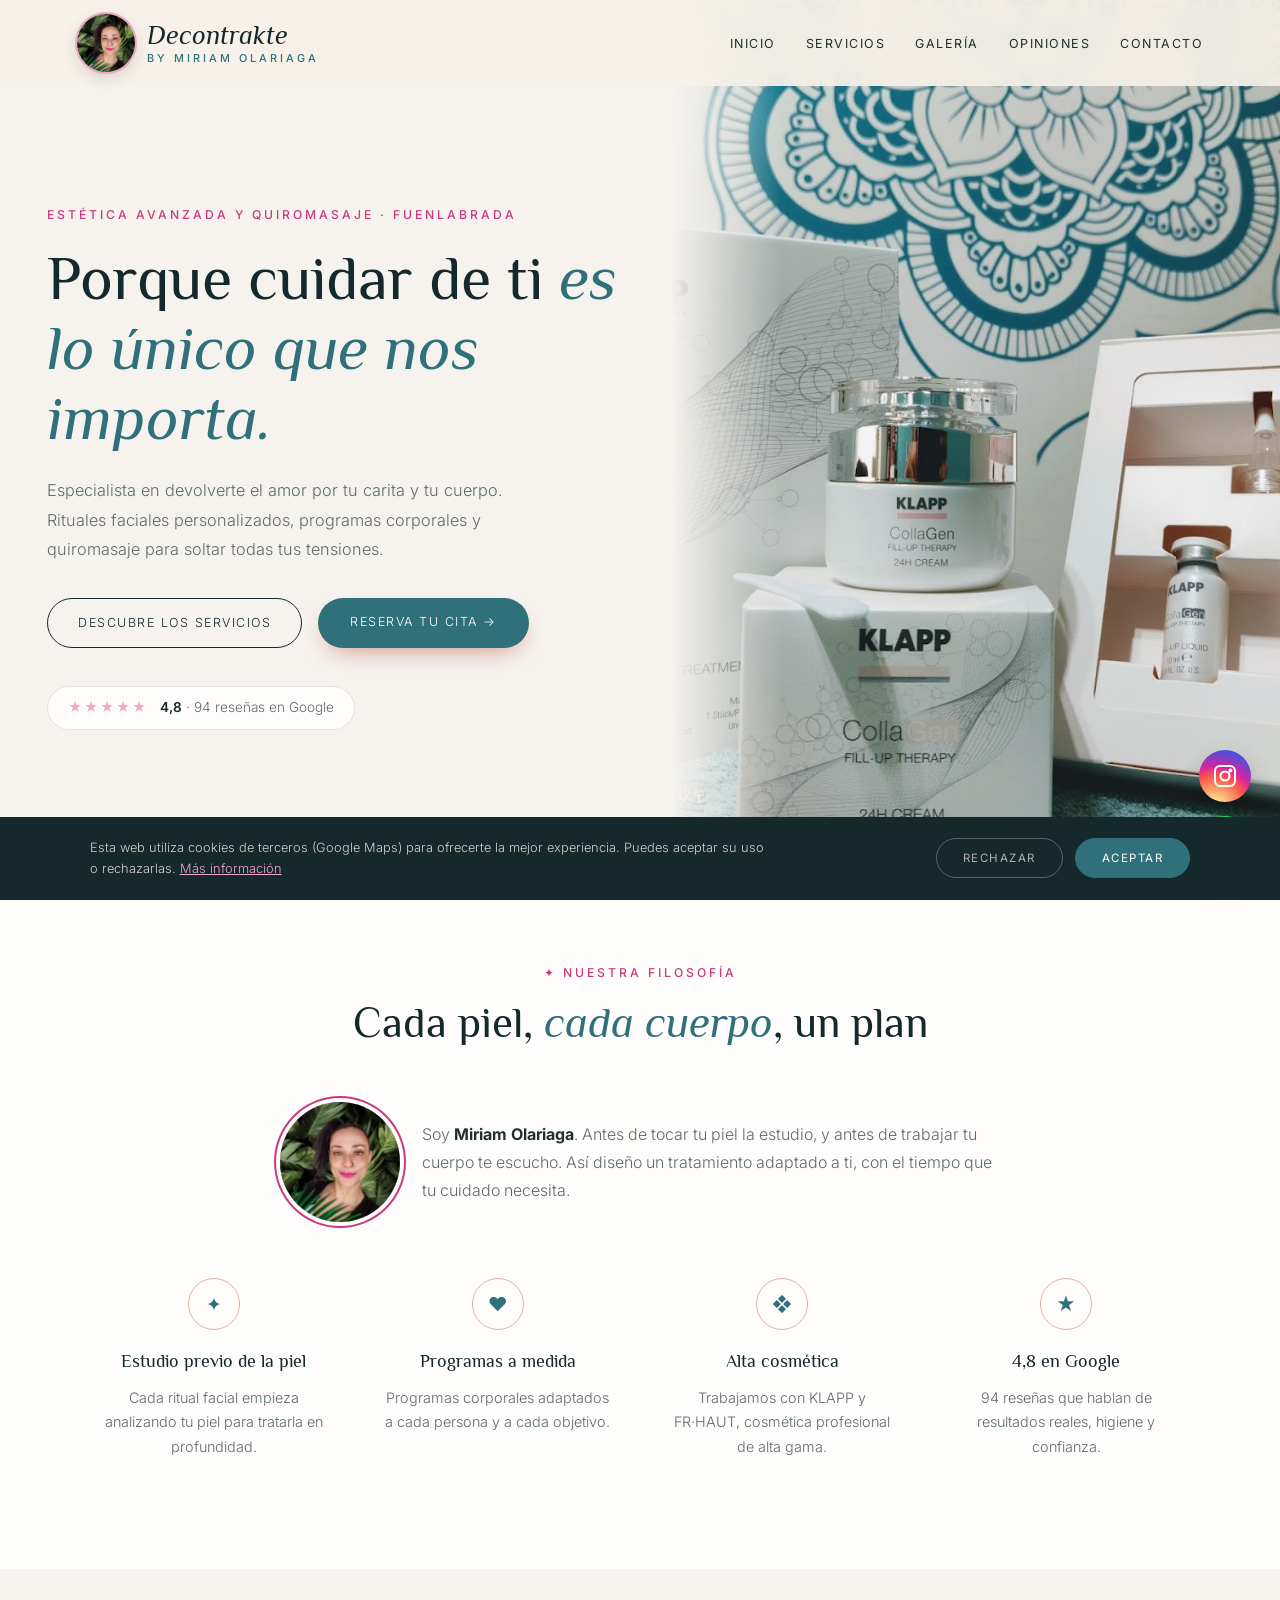
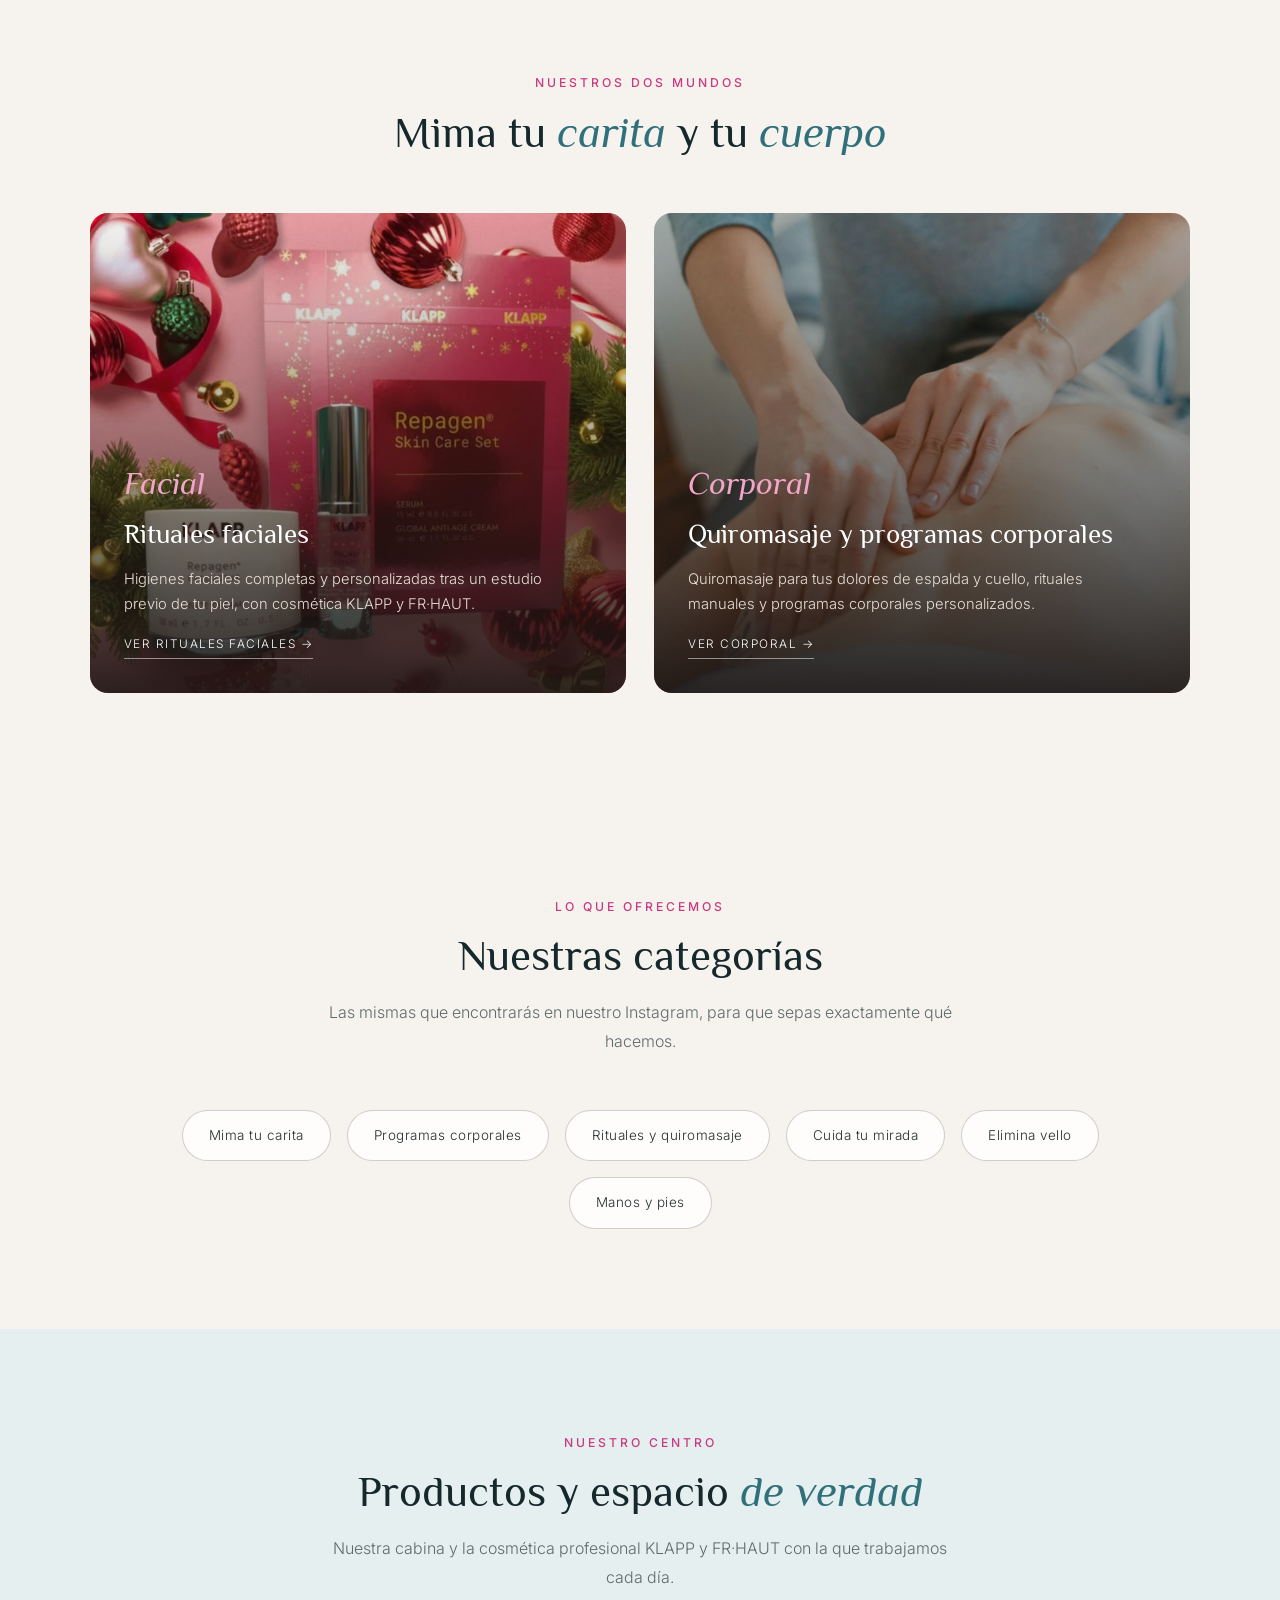
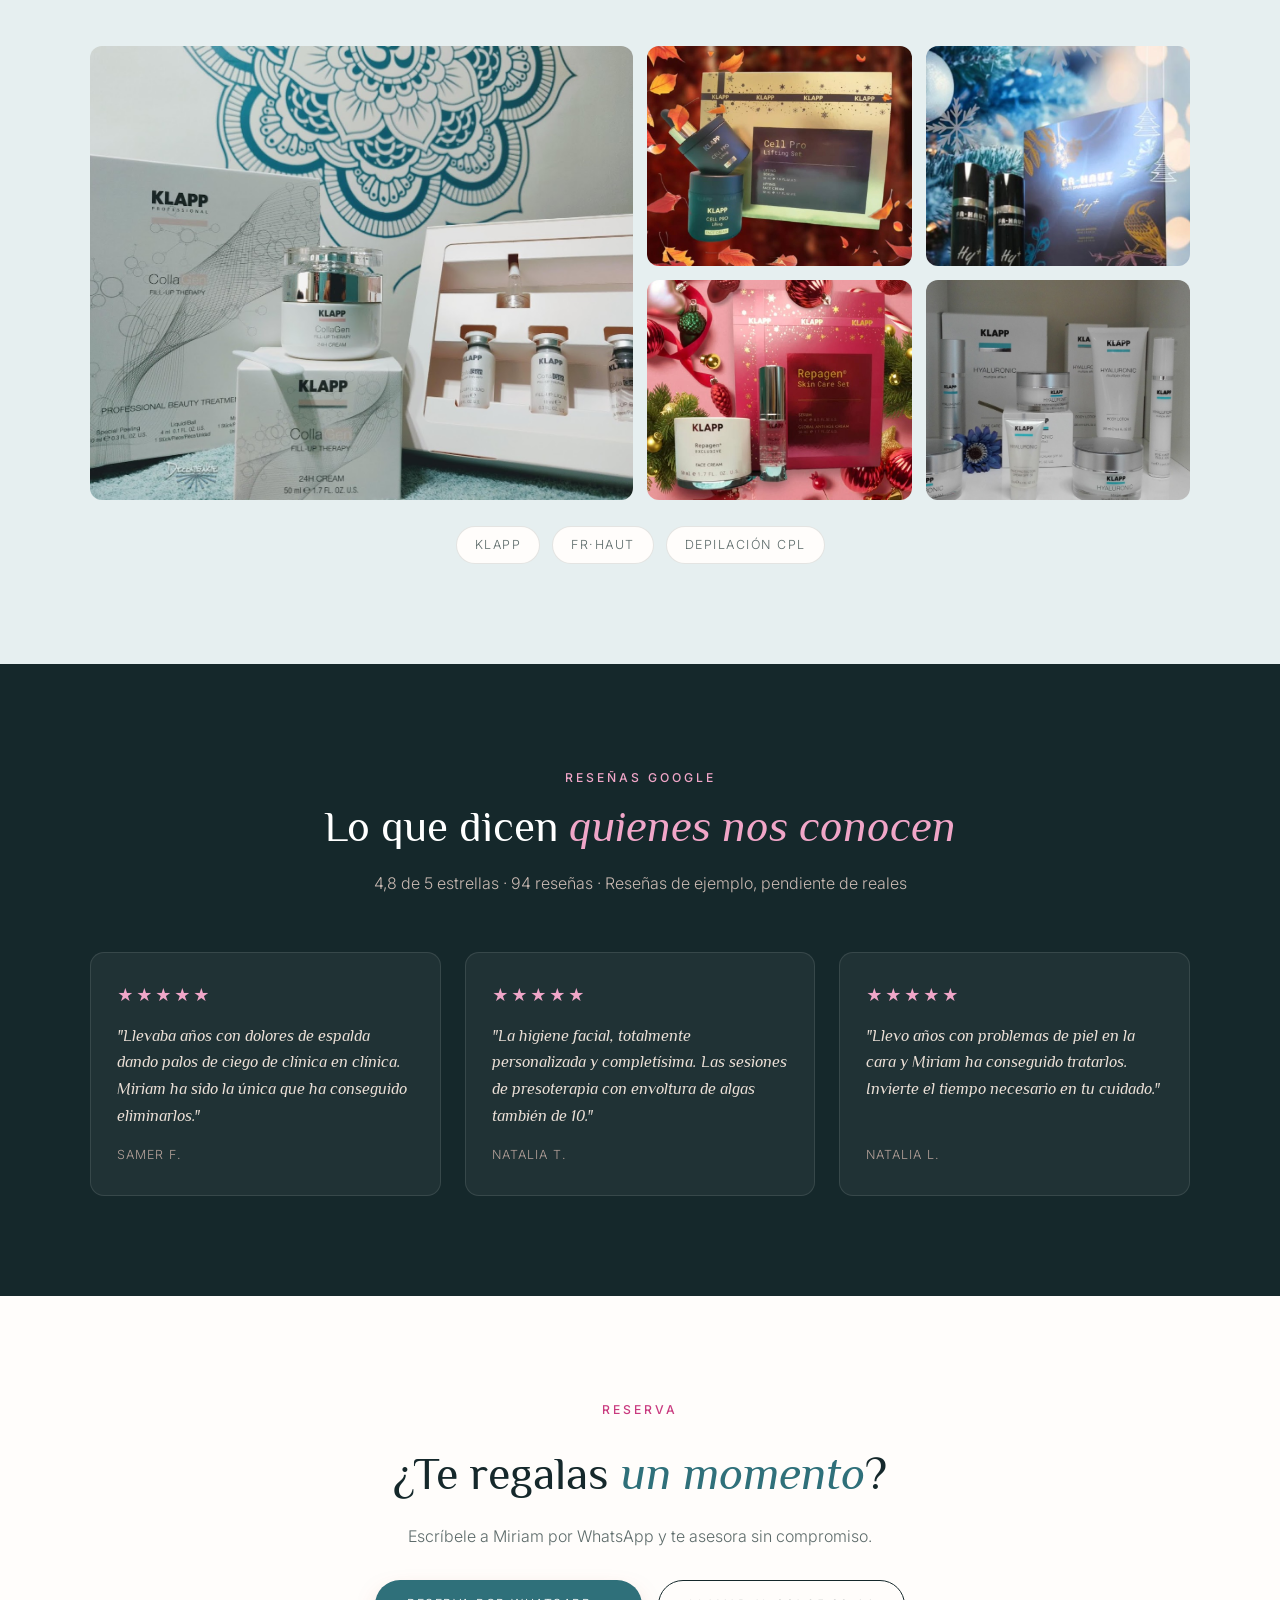
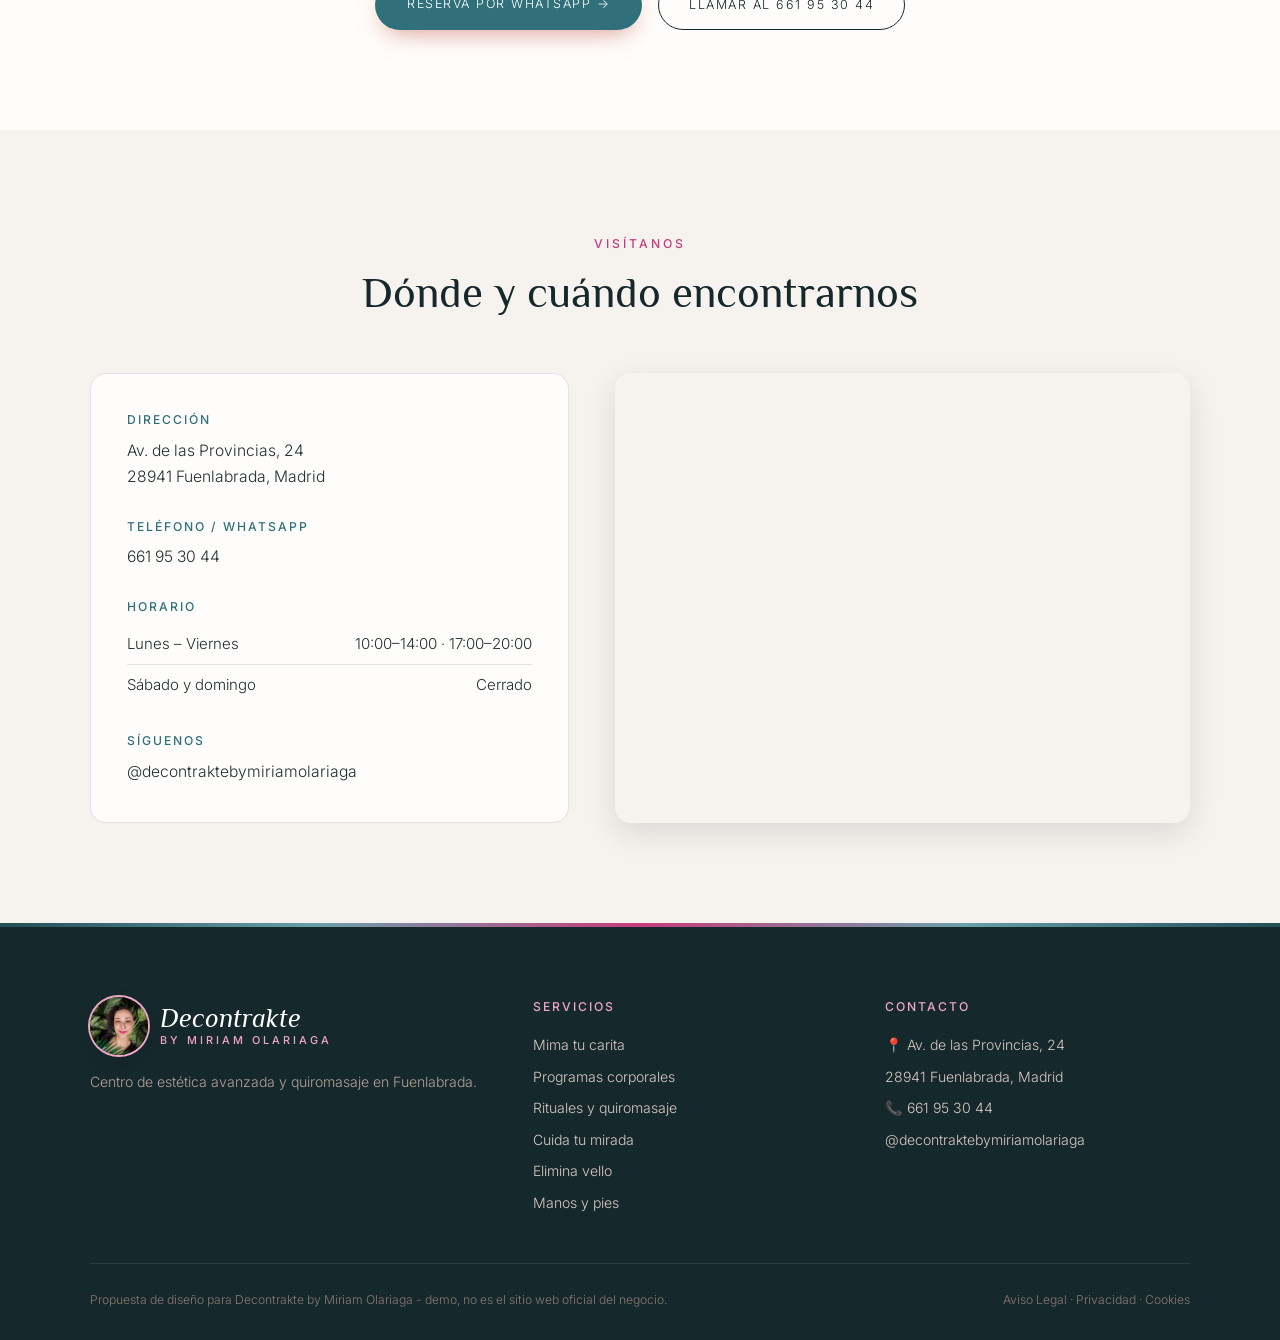
<file: index.html>
<!DOCTYPE html>
<html lang="es">
<head>
<meta charset="UTF-8">
<meta name="viewport" content="width=device-width, initial-scale=1.0">
<title>Decontrakte by Miriam Olariaga — Estética avanzada y quiromasaje en Fuenlabrada</title>
<meta name="description" content="Decontrakte by Miriam Olariaga, Av. de las Provincias 24 (Fuenlabrada). Rituales faciales personalizados, programas y rituales corporales, quiromasaje, cuidado de la mirada, eliminación de vello con CPL, manicura y pedicura. Cosmética KLAPP y FR·HAUT. 4,8★ en Google.">
<meta name="theme-color" content="#15282b">
<meta property="og:title" content="Decontrakte by Miriam Olariaga · Fuenlabrada">
<meta property="og:image" content="cabina-klapp.jpg">
<link rel="icon" href="miriam.jpg">
<link rel="preconnect" href="https://fonts.googleapis.com">
<link rel="preconnect" href="https://fonts.gstatic.com" crossorigin>
<link href="https://fonts.googleapis.com/css2?family=Philosopher:ital,wght@0,400;0,700;1,700&family=Inter:wght@300;400;500;600&display=swap" rel="stylesheet">
<link rel="stylesheet" href="styles.css">
<style>
  .miriam{display:flex;align-items:center;gap:22px;justify-content:center;margin:0 auto 46px;max-width:720px;text-align:left;}
  .miriam img{width:120px;height:120px;border-radius:50%;object-fit:cover;box-shadow:0 0 0 4px var(--paper),0 0 0 6px var(--teal);flex-shrink:0;}
  .miriam p{color:var(--muted);line-height:1.75;}
  .miriam strong{color:var(--ink);}
  .brands{display:flex;flex-wrap:wrap;gap:12px;justify-content:center;margin-top:26px;}
  .brands span{border:1px solid var(--line);border-radius:30px;padding:8px 18px;font-size:.78rem;letter-spacing:1.5px;text-transform:uppercase;color:var(--muted);background:var(--paper);}
  @media(max-width:600px){.miriam{flex-direction:column;text-align:center;}}
</style>
</head>
<body>

<header id="header">
  <a href="index.html" class="logo" aria-label="Decontrakte by Miriam Olariaga, inicio">
    <img src="miriam.jpg" alt="" class="logo-badge">
    <span class="logo-text"><span class="script">Decontrakte</span><small>by Miriam Olariaga</small></span>
  </a>
  <nav id="nav" aria-label="Navegación principal">
    <ul>
      <li><a href="index.html#inicio">Inicio</a></li>
      <li><a href="servicios.html">Servicios</a></li>
      <li><a href="index.html#galeria">Galería</a></li>
      <li><a href="index.html#opiniones">Opiniones</a></li>
      <li><a href="index.html#contacto">Contacto</a></li>
    </ul>
  </nav>
  <button class="nav-toggle" id="navToggle" aria-label="Abrir menú">☰</button>
</header>

<section class="hero" id="inicio">
  <div class="hero-text">
    <span class="eyebrow">Estética avanzada y quiromasaje · Fuenlabrada</span>
    <h1>Porque cuidar de ti <em>es lo único que nos importa.</em></h1>
    <p>Especialista en devolverte el amor por tu carita y tu cuerpo. Rituales faciales personalizados, programas corporales y quiromasaje para soltar todas tus tensiones.</p>
    <div class="hero-ctas">
      <a href="servicios.html" class="btn-outline">Descubre los servicios</a>
      <a href="https://wa.me/34661953044?text=Hola%20Miriam%2C%20quiero%20pedir%20cita%20en%20Decontrakte" class="btn-solid" target="_blank" rel="noopener">Reserva tu cita →</a>
    </div>
    <a class="hero-rating" href="https://www.google.com/maps/search/?api=1&query=Decontrakte+by+Miriam+Olariaga+Fuenlabrada" target="_blank" rel="noopener">
      <span class="stars">★★★★★</span><span><strong>4,8</strong> · 94 reseñas en Google</span>
    </a>
  </div>
  <div class="hero-img">
    <img src="cabina-klapp.jpg" alt="Cabina de Decontrakte con su mandala y cosmética KLAPP">
  </div>
</section>

<section class="trust">
  <div class="section-head">
    <span class="eyebrow">✦ Nuestra filosofía</span>
    <h2>Cada piel, <em>cada cuerpo</em>, un plan</h2>
  </div>
  <div class="miriam">
    <img src="miriam.jpg" alt="Miriam Olariaga">
    <p>Soy <strong>Miriam Olariaga</strong>. Antes de tocar tu piel la estudio, y antes de trabajar tu cuerpo te escucho. Así diseño un tratamiento adaptado a ti, con el tiempo que tu cuidado necesita.</p>
  </div>
  <div class="trust-grid">
    <div class="trust-card"><span class="trust-ic">✦</span><h3>Estudio previo de la piel</h3><p>Cada ritual facial empieza analizando tu piel para tratarla en profundidad.</p></div>
    <div class="trust-card"><span class="trust-ic">♥</span><h3>Programas a medida</h3><p>Programas corporales adaptados a cada persona y a cada objetivo.</p></div>
    <div class="trust-card"><span class="trust-ic">❖</span><h3>Alta cosmética</h3><p>Trabajamos con KLAPP y FR·HAUT, cosmética profesional de alta gama.</p></div>
    <div class="trust-card"><span class="trust-ic">★</span><h3>4,8 en Google</h3><p>94 reseñas que hablan de resultados reales, higiene y confianza.</p></div>
  </div>
</section>

<section class="worlds">
  <div class="section-head">
    <span class="eyebrow">Nuestros dos mundos</span>
    <h2>Mima tu <em>carita</em> y tu <em>cuerpo</em></h2>
  </div>
  <div class="worlds-grid">
    <a href="servicios.html#facial" class="world-card">
      <img src="klapp-repagen.jpg" alt="Cosmética KLAPP Repagen">
      <div class="world-text">
        <span class="script">Facial</span>
        <h3>Rituales faciales</h3>
        <p>Higienes faciales completas y personalizadas tras un estudio previo de tu piel, con cosmética KLAPP y FR·HAUT.</p>
        <span class="world-link">Ver rituales faciales →</span>
      </div>
    </a>
    <a href="servicios.html#corporal" class="world-card">
      <img src="quiromasaje.jpg" alt="Quiromasaje de espalda">
      <div class="world-text">
        <span class="script">Corporal</span>
        <h3>Quiromasaje y programas corporales</h3>
        <p>Quiromasaje para tus dolores de espalda y cuello, rituales manuales y programas corporales personalizados.</p>
        <span class="world-link">Ver corporal →</span>
      </div>
    </a>
  </div>
</section>

<section>
  <div class="section-head">
    <span class="eyebrow">Lo que ofrecemos</span>
    <h2>Nuestras categorías</h2>
    <p>Las mismas que encontrarás en nuestro Instagram, para que sepas exactamente qué hacemos.</p>
  </div>
  <div class="cat-pills">
    <a href="servicios.html#facial" class="cat-pill">Mima tu carita</a>
    <a href="servicios.html#corporal" class="cat-pill">Programas corporales</a>
    <a href="servicios.html#rituales" class="cat-pill">Rituales y quiromasaje</a>
    <a href="servicios.html#mirada" class="cat-pill">Cuida tu mirada</a>
    <a href="servicios.html#vello" class="cat-pill">Elimina vello</a>
    <a href="servicios.html#manos" class="cat-pill">Manos y pies</a>
  </div>
</section>

<section class="gallery-wrap" id="galeria">
  <div class="section-head">
    <span class="eyebrow">Nuestro centro</span>
    <h2>Productos y espacio <em>de verdad</em></h2>
    <p>Nuestra cabina y la cosmética profesional KLAPP y FR·HAUT con la que trabajamos cada día.</p>
  </div>
  <div class="gallery">
    <figure class="big"><img src="cabina-klapp.jpg" alt="Cabina de Decontrakte" loading="lazy"></figure>
    <figure><img src="klapp-cellpro.jpg" alt="KLAPP Cell Pro" loading="lazy"></figure>
    <figure><img src="frhaut.jpg" alt="FR·HAUT" loading="lazy"></figure>
    <figure><img src="klapp-repagen.jpg" alt="KLAPP Repagen" loading="lazy"></figure>
    <figure><img src="estanteria-klapp.jpg" alt="Estantería de cosmética KLAPP en el centro Decontrakte" loading="lazy"></figure>
  </div>
  <div class="brands"><span>KLAPP</span><span>FR·HAUT</span><span>Depilación CPL</span></div>
</section>

<section class="reviews-wrap" id="opiniones">
  <div class="section-head">
    <span class="eyebrow">Reseñas Google</span>
    <h2>Lo que dicen <em>quienes nos conocen</em></h2>
    <p>4,8 de 5 estrellas · 94 reseñas · Reseñas de ejemplo, pendiente de reales</p>
  </div>
  <div class="review-grid">
    <div class="review-card"><div class="stars">★★★★★</div><p>"Llevaba años con dolores de espalda dando palos de ciego de clínica en clínica. Miriam ha sido la única que ha conseguido eliminarlos."</p><cite>Samer F.</cite></div>
    <div class="review-card"><div class="stars">★★★★★</div><p>"La higiene facial, totalmente personalizada y completísima. Las sesiones de presoterapia con envoltura de algas también de 10."</p><cite>Natalia T.</cite></div>
    <div class="review-card"><div class="stars">★★★★★</div><p>"Llevo años con problemas de piel en la cara y Miriam ha conseguido tratarlos. Invierte el tiempo necesario en tu cuidado."</p><cite>Natalia L.</cite></div>
  </div>
</section>

<section class="cta-section">
  <span class="eyebrow">Reserva</span>
  <h2>¿Te regalas <em>un momento</em>?</h2>
  <p>Escríbele a Miriam por WhatsApp y te asesora sin compromiso.</p>
  <div class="cta-row">
    <a href="https://wa.me/34661953044?text=Hola%20Miriam%2C%20quiero%20pedir%20cita%20en%20Decontrakte" class="btn-solid" target="_blank" rel="noopener">Reserva por WhatsApp →</a>
    <a href="tel:+34661953044" class="btn-outline">Llamar al 661 95 30 44</a>
  </div>
</section>

<section class="contact-section" id="contacto">
  <div class="section-head">
    <span class="eyebrow">Visítanos</span>
    <h2>Dónde y cuándo encontrarnos</h2>
  </div>
  <div class="contact-grid">
    <div class="contact-info">
      <div class="contact-block"><h3>Dirección</h3><p>Av. de las Provincias, 24<br>28941 Fuenlabrada, Madrid</p></div>
      <div class="contact-block"><h3>Teléfono / WhatsApp</h3><p><a href="tel:+34661953044">661 95 30 44</a></p></div>
      <div class="contact-block"><h3>Horario</h3>
        <ul class="hours-list">
          <li><span>Lunes – Viernes</span><span>10:00–14:00 · 17:00–20:00</span></li>
          <li><span>Sábado y domingo</span><span>Cerrado</span></li>
        </ul>
      </div>
      <div class="contact-block"><h3>Síguenos</h3><p><a href="https://www.instagram.com/decontraktebymiriamolariaga/" target="_blank" rel="noopener">@decontraktebymiriamolariaga</a></p></div>
    </div>
    <div class="contact-map">
      <iframe title="Mapa de Decontrakte" src="https://www.google.com/maps?q=Decontrakte+by+Miriam+Olariaga,+Av.+de+las+Provincias+24,+Fuenlabrada&output=embed" width="100%" height="100%" style="border:0;" allowfullscreen="" loading="lazy" referrerpolicy="no-referrer-when-downgrade"></iframe>
    </div>
  </div>
</section>

<footer>
  <div class="footer-grid">
    <div class="footer-brand">
      <a href="index.html" class="logo light"><img src="miriam.jpg" alt="" class="logo-badge"><span class="logo-text"><span class="script">Decontrakte</span><small>by Miriam Olariaga</small></span></a>
      <p>Centro de estética avanzada y quiromasaje en Fuenlabrada.</p>
    </div>
    <div>
      <h4>Servicios</h4>
      <ul>
        <li><a href="servicios.html#facial">Mima tu carita</a></li>
        <li><a href="servicios.html#corporal">Programas corporales</a></li>
        <li><a href="servicios.html#rituales">Rituales y quiromasaje</a></li>
        <li><a href="servicios.html#mirada">Cuida tu mirada</a></li>
        <li><a href="servicios.html#vello">Elimina vello</a></li>
        <li><a href="servicios.html#manos">Manos y pies</a></li>
      </ul>
    </div>
    <div>
      <h4>Contacto</h4>
      <ul>
        <li>📍 Av. de las Provincias, 24</li>
        <li>28941 Fuenlabrada, Madrid</li>
        <li>📞 <a href="tel:+34661953044">661 95 30 44</a></li>
        <li><a href="https://www.instagram.com/decontraktebymiriamolariaga/" target="_blank" rel="noopener">@decontraktebymiriamolariaga</a></li>
      </ul>
    </div>
  </div>
  <div class="footer-bottom">
    <span>Propuesta de diseño para Decontrakte by Miriam Olariaga - demo, no es el sitio web oficial del negocio.</span>
    <span><a href="aviso-legal.html">Aviso Legal</a> &middot; <a href="politica-privacidad.html">Privacidad</a> &middot; <a href="politica-cookies.html">Cookies</a></span>
  </div>
</footer>

<div id="cookie-banner" class="cookie-banner">
  <p>Esta web utiliza cookies de terceros (Google Maps) para ofrecerte la mejor experiencia. Puedes aceptar su uso o rechazarlas. <a href="politica-cookies.html">Más información</a></p>
  <div class="cookie-actions"><button onclick="setCookieChoice('rejected')" class="ck-reject">Rechazar</button><button onclick="setCookieChoice('accepted')" class="ck-accept">Aceptar</button></div>
</div>

<div class="social-fabs">
  <a class="ig-fab" href="https://www.instagram.com/decontraktebymiriamolariaga/" target="_blank" rel="noopener" aria-label="Visitar Instagram"><svg width="24" height="24" viewBox="0 0 24 24" fill="none" stroke="white" stroke-width="2"><rect x="2" y="2" width="20" height="20" rx="5"/><circle cx="12" cy="12" r="4.5"/><circle cx="17.5" cy="6.5" r="1" fill="white"/></svg></a>
  <a class="wa-fab" href="https://wa.me/34661953044?text=Hola%20Miriam%2C%20quiero%20pedir%20cita%20en%20Decontrakte" target="_blank" rel="noopener" aria-label="Escribir por WhatsApp"><svg width="28" height="28" viewBox="0 0 24 24" fill="white"><path d="M17.5 14.4c-.3-.1-1.8-.9-2-1s-.5-.1-.7.1-.8 1-.9 1.2-.3.2-.6.1a8.2 8.2 0 0 1-2.4-1.5 9 9 0 0 1-1.7-2.1c-.2-.3 0-.5.1-.6l.4-.5.3-.5v-.5l-.9-2.2c-.2-.6-.5-.5-.7-.5h-.6a1.1 1.1 0 0 0-.8.4 3.4 3.4 0 0 0-1 2.5 5.9 5.9 0 0 0 1.2 3.1 13.5 13.5 0 0 0 5.2 4.6c2.6 1 2.6.7 3.1.6a2.6 2.6 0 0 0 1.7-1.2 2.1 2.1 0 0 0 .2-1.2c-.1-.1-.3-.2-.6-.3ZM12 21.8a9.8 9.8 0 0 1-5-1.4l-.4-.2-3.7 1 1-3.6-.2-.4A9.8 9.8 0 1 1 12 21.8Zm8.4-18.3A11.8 11.8 0 0 0 1.8 17.7L.2 23.8l6.3-1.6a11.8 11.8 0 0 0 5.6 1.4A11.8 11.8 0 0 0 20.4 3.5Z"/></svg></a>
</div>

<script src="main.js"></script>
</body>
</html>
</file>
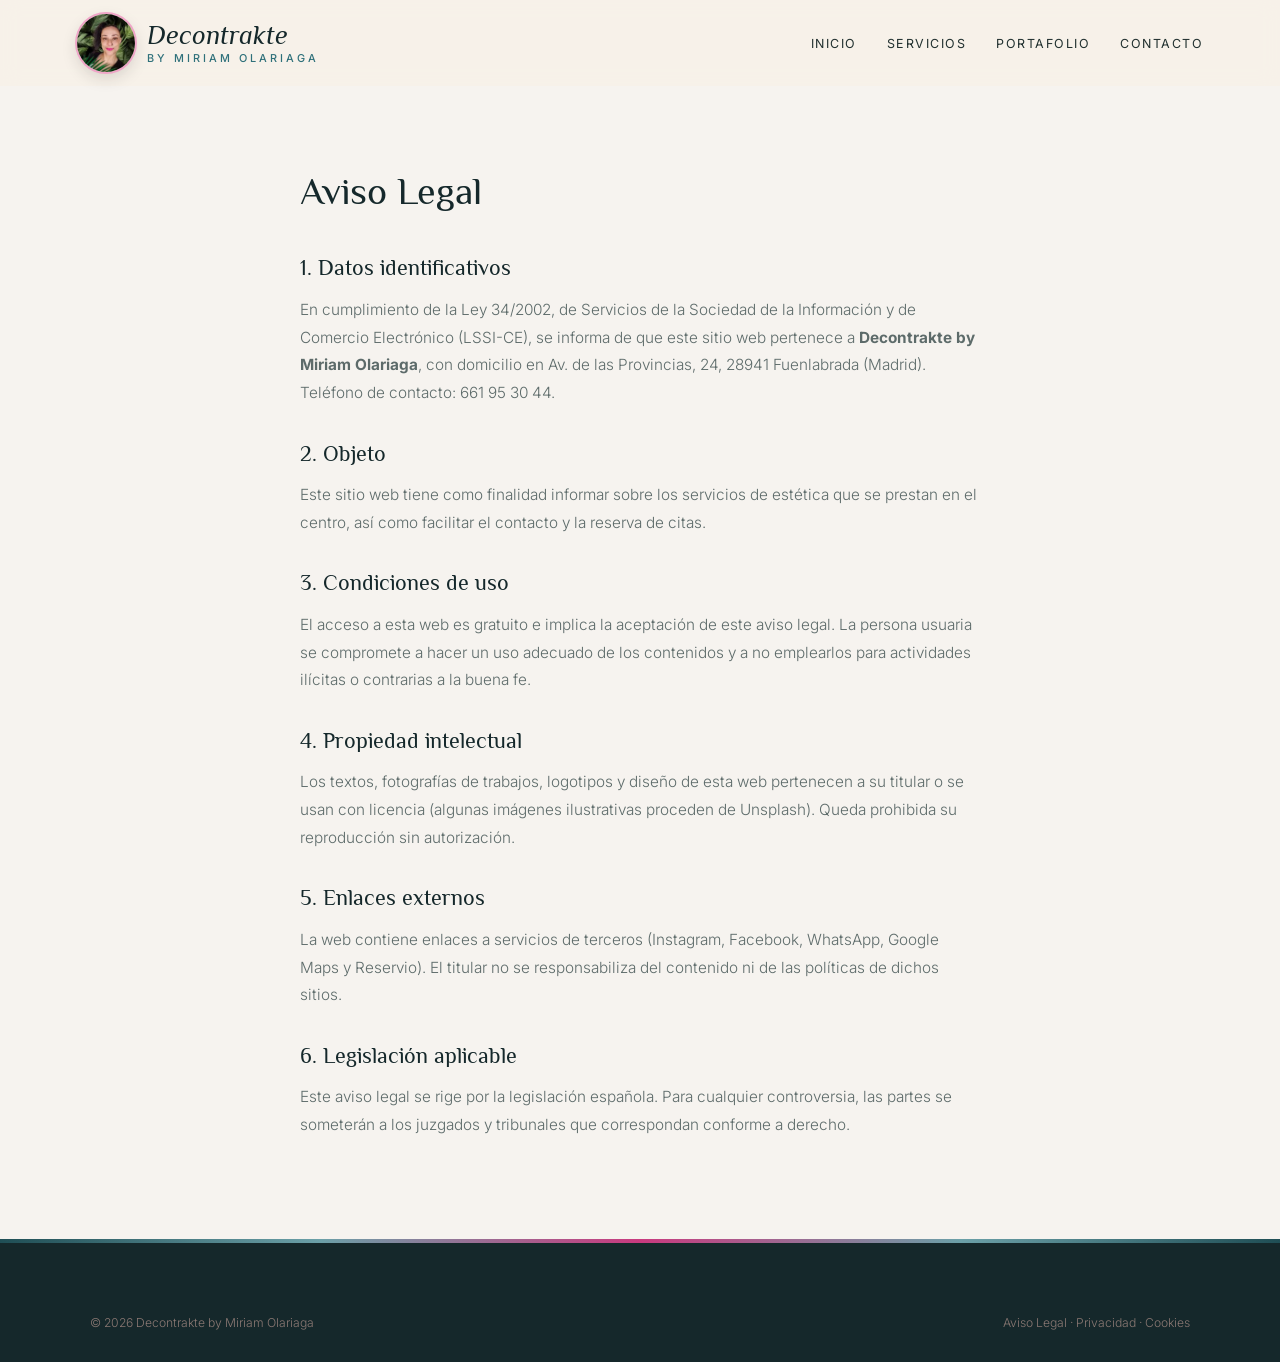
<file: aviso-legal.html>
<!DOCTYPE html>
<html lang="es">
<head>
<meta charset="UTF-8">
<meta name="viewport" content="width=device-width, initial-scale=1.0">
<title>Aviso Legal — Decontrakte by Miriam Olariaga</title>
<meta name="robots" content="noindex">

<link rel="preconnect" href="https://fonts.googleapis.com">
<link href="https://fonts.googleapis.com/css2?family=Philosopher:ital,wght@0,400;0,700;1,700&family=Inter:wght@300;400;500;600&display=swap" rel="stylesheet">
<link rel="stylesheet" href="styles.css">
</head>
<body>
<header id="header" class="scrolled">
  <a href="index.html" class="logo" aria-label="Decontrakte by Miriam Olariaga, inicio">
    <img src="miriam.jpg" alt="" class="logo-badge">
    <span class="logo-text"><span class="script">Decontrakte</span><small>by Miriam Olariaga</small></span>
  </a>
  <nav id="nav" aria-label="Navegación principal">
    <ul>
      <li><a href="index.html#inicio">Inicio</a></li>
      <li><a href="servicios.html">Servicios</a></li>
      <li><a href="portafolio.html">Portafolio</a></li>
      <li><a href="index.html#contacto">Contacto</a></li>
    </ul>
  </nav>
  <button class="nav-toggle" id="navToggle" aria-label="Abrir menú">☰</button>
</header>
<main class="legal"><h1>Aviso Legal</h1>
<h2>1. Datos identificativos</h2>
<p>En cumplimiento de la Ley 34/2002, de Servicios de la Sociedad de la Información y de Comercio Electrónico (LSSI-CE), se informa de que este sitio web pertenece a <strong>Decontrakte by Miriam Olariaga</strong>, con domicilio en Av. de las Provincias, 24, 28941 Fuenlabrada (Madrid). Teléfono de contacto: 661 95 30 44.</p>
<h2>2. Objeto</h2>
<p>Este sitio web tiene como finalidad informar sobre los servicios de estética que se prestan en el centro, así como facilitar el contacto y la reserva de citas.</p>
<h2>3. Condiciones de uso</h2>
<p>El acceso a esta web es gratuito e implica la aceptación de este aviso legal. La persona usuaria se compromete a hacer un uso adecuado de los contenidos y a no emplearlos para actividades ilícitas o contrarias a la buena fe.</p>
<h2>4. Propiedad intelectual</h2>
<p>Los textos, fotografías de trabajos, logotipos y diseño de esta web pertenecen a su titular o se usan con licencia (algunas imágenes ilustrativas proceden de Unsplash). Queda prohibida su reproducción sin autorización.</p>
<h2>5. Enlaces externos</h2>
<p>La web contiene enlaces a servicios de terceros (Instagram, Facebook, WhatsApp, Google Maps y Reservio). El titular no se responsabiliza del contenido ni de las políticas de dichos sitios.</p>
<h2>6. Legislación aplicable</h2>
<p>Este aviso legal se rige por la legislación española. Para cualquier controversia, las partes se someterán a los juzgados y tribunales que correspondan conforme a derecho.</p></main>
<footer>
  <div class="footer-bottom" style="margin-top:0">
    <span>© 2026 Decontrakte by Miriam Olariaga</span>
    <span><a href="aviso-legal.html">Aviso Legal</a> &middot; <a href="politica-privacidad.html">Privacidad</a> &middot; <a href="politica-cookies.html">Cookies</a></span>
  </div>
</footer>
<script src="main.js"></script>
</body>
</html>
</file>
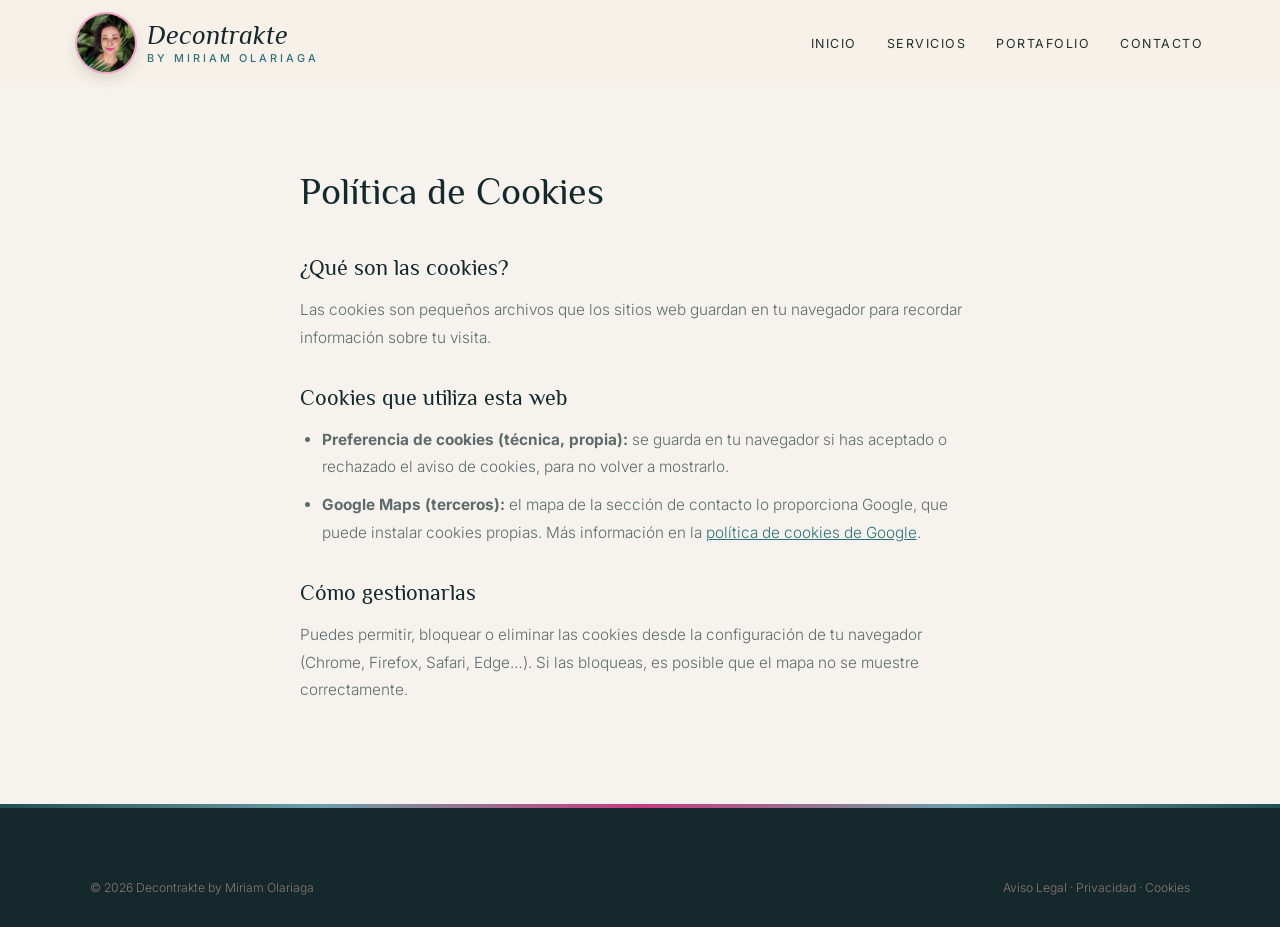
<file: politica-cookies.html>
<!DOCTYPE html>
<html lang="es">
<head>
<meta charset="UTF-8">
<meta name="viewport" content="width=device-width, initial-scale=1.0">
<title>Política de Cookies — Decontrakte by Miriam Olariaga</title>
<meta name="robots" content="noindex">

<link rel="preconnect" href="https://fonts.googleapis.com">
<link href="https://fonts.googleapis.com/css2?family=Philosopher:ital,wght@0,400;0,700;1,700&family=Inter:wght@300;400;500;600&display=swap" rel="stylesheet">
<link rel="stylesheet" href="styles.css">
</head>
<body>
<header id="header" class="scrolled">
  <a href="index.html" class="logo" aria-label="Decontrakte by Miriam Olariaga, inicio">
    <img src="miriam.jpg" alt="" class="logo-badge">
    <span class="logo-text"><span class="script">Decontrakte</span><small>by Miriam Olariaga</small></span>
  </a>
  <nav id="nav" aria-label="Navegación principal">
    <ul>
      <li><a href="index.html#inicio">Inicio</a></li>
      <li><a href="servicios.html">Servicios</a></li>
      <li><a href="portafolio.html">Portafolio</a></li>
      <li><a href="index.html#contacto">Contacto</a></li>
    </ul>
  </nav>
  <button class="nav-toggle" id="navToggle" aria-label="Abrir menú">☰</button>
</header>
<main class="legal"><h1>Política de Cookies</h1>
<h2>¿Qué son las cookies?</h2>
<p>Las cookies son pequeños archivos que los sitios web guardan en tu navegador para recordar información sobre tu visita.</p>
<h2>Cookies que utiliza esta web</h2>
<ul>
<li><strong>Preferencia de cookies (técnica, propia):</strong> se guarda en tu navegador si has aceptado o rechazado el aviso de cookies, para no volver a mostrarlo.</li>
<li><strong>Google Maps (terceros):</strong> el mapa de la sección de contacto lo proporciona Google, que puede instalar cookies propias. Más información en la <a href="https://policies.google.com/technologies/cookies" target="_blank" rel="noopener">política de cookies de Google</a>.</li>
</ul>
<h2>Cómo gestionarlas</h2>
<p>Puedes permitir, bloquear o eliminar las cookies desde la configuración de tu navegador (Chrome, Firefox, Safari, Edge…). Si las bloqueas, es posible que el mapa no se muestre correctamente.</p></main>
<footer>
  <div class="footer-bottom" style="margin-top:0">
    <span>© 2026 Decontrakte by Miriam Olariaga</span>
    <span><a href="aviso-legal.html">Aviso Legal</a> &middot; <a href="politica-privacidad.html">Privacidad</a> &middot; <a href="politica-cookies.html">Cookies</a></span>
  </div>
</footer>
<script src="main.js"></script>
</body>
</html>
</file>
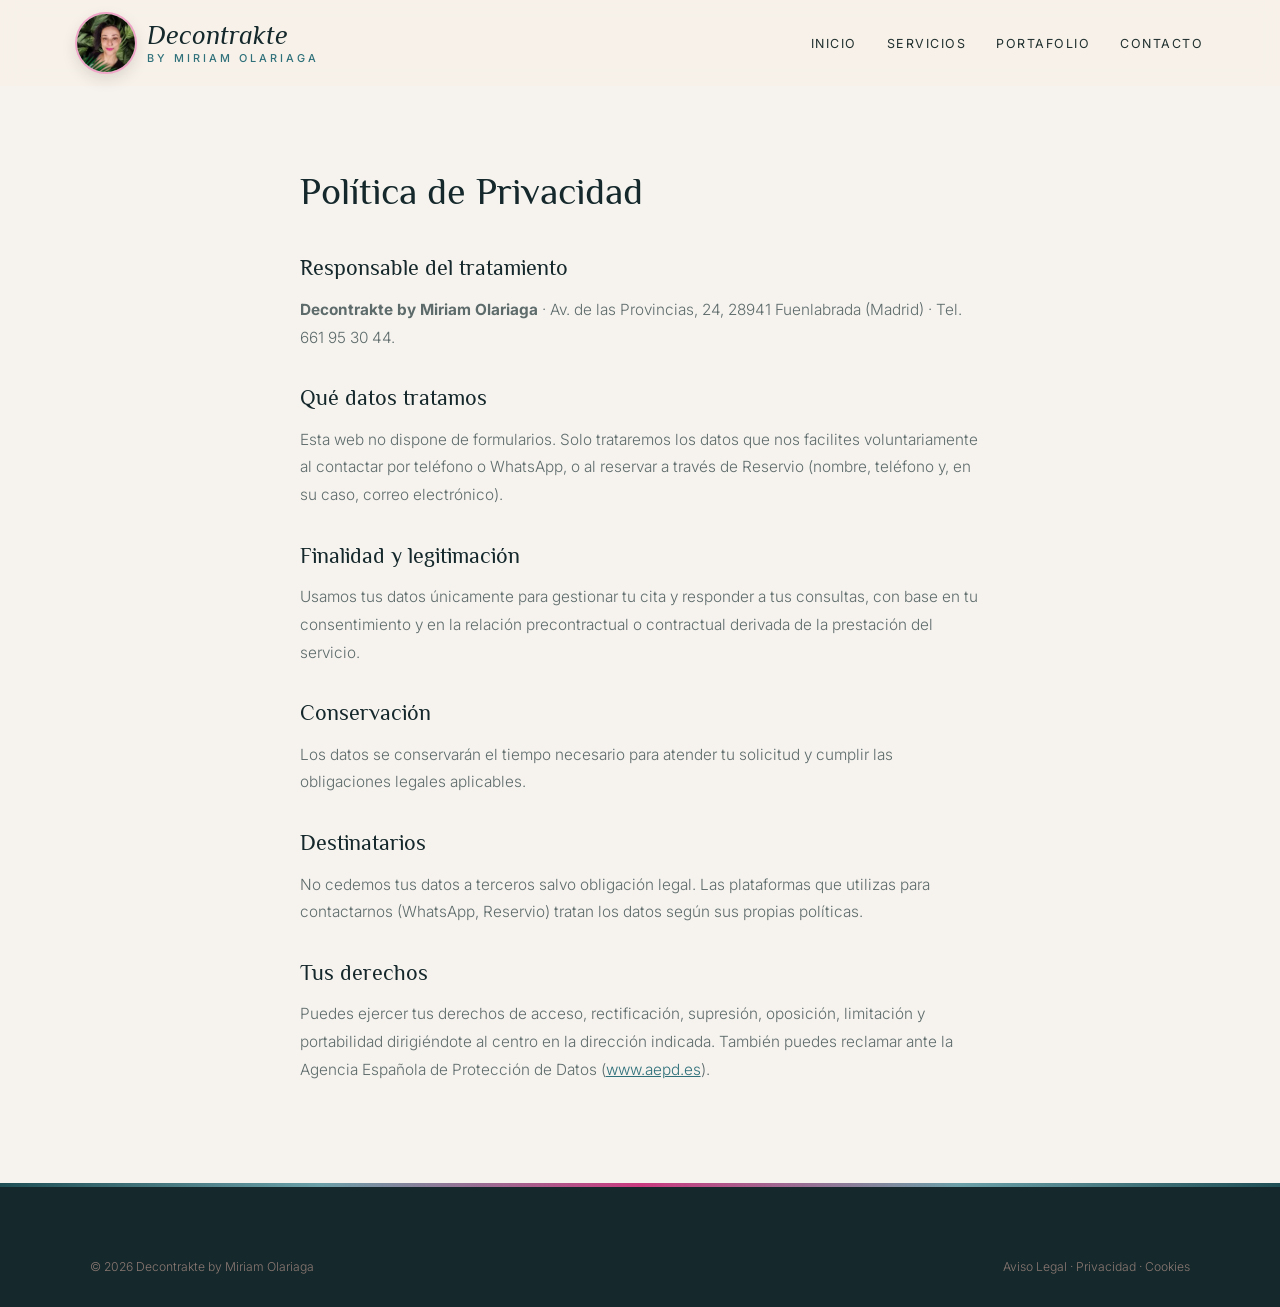
<file: politica-privacidad.html>
<!DOCTYPE html>
<html lang="es">
<head>
<meta charset="UTF-8">
<meta name="viewport" content="width=device-width, initial-scale=1.0">
<title>Política de Privacidad — Decontrakte by Miriam Olariaga</title>
<meta name="robots" content="noindex">

<link rel="preconnect" href="https://fonts.googleapis.com">
<link href="https://fonts.googleapis.com/css2?family=Philosopher:ital,wght@0,400;0,700;1,700&family=Inter:wght@300;400;500;600&display=swap" rel="stylesheet">
<link rel="stylesheet" href="styles.css">
</head>
<body>
<header id="header" class="scrolled">
  <a href="index.html" class="logo" aria-label="Decontrakte by Miriam Olariaga, inicio">
    <img src="miriam.jpg" alt="" class="logo-badge">
    <span class="logo-text"><span class="script">Decontrakte</span><small>by Miriam Olariaga</small></span>
  </a>
  <nav id="nav" aria-label="Navegación principal">
    <ul>
      <li><a href="index.html#inicio">Inicio</a></li>
      <li><a href="servicios.html">Servicios</a></li>
      <li><a href="portafolio.html">Portafolio</a></li>
      <li><a href="index.html#contacto">Contacto</a></li>
    </ul>
  </nav>
  <button class="nav-toggle" id="navToggle" aria-label="Abrir menú">☰</button>
</header>
<main class="legal"><h1>Política de Privacidad</h1>
<h2>Responsable del tratamiento</h2>
<p><strong>Decontrakte by Miriam Olariaga</strong> · Av. de las Provincias, 24, 28941 Fuenlabrada (Madrid) · Tel. 661 95 30 44.</p>
<h2>Qué datos tratamos</h2>
<p>Esta web no dispone de formularios. Solo trataremos los datos que nos facilites voluntariamente al contactar por teléfono o WhatsApp, o al reservar a través de Reservio (nombre, teléfono y, en su caso, correo electrónico).</p>
<h2>Finalidad y legitimación</h2>
<p>Usamos tus datos únicamente para gestionar tu cita y responder a tus consultas, con base en tu consentimiento y en la relación precontractual o contractual derivada de la prestación del servicio.</p>
<h2>Conservación</h2>
<p>Los datos se conservarán el tiempo necesario para atender tu solicitud y cumplir las obligaciones legales aplicables.</p>
<h2>Destinatarios</h2>
<p>No cedemos tus datos a terceros salvo obligación legal. Las plataformas que utilizas para contactarnos (WhatsApp, Reservio) tratan los datos según sus propias políticas.</p>
<h2>Tus derechos</h2>
<p>Puedes ejercer tus derechos de acceso, rectificación, supresión, oposición, limitación y portabilidad dirigiéndote al centro en la dirección indicada. También puedes reclamar ante la Agencia Española de Protección de Datos (<a href="https://www.aepd.es" target="_blank" rel="noopener">www.aepd.es</a>).</p></main>
<footer>
  <div class="footer-bottom" style="margin-top:0">
    <span>© 2026 Decontrakte by Miriam Olariaga</span>
    <span><a href="aviso-legal.html">Aviso Legal</a> &middot; <a href="politica-privacidad.html">Privacidad</a> &middot; <a href="politica-cookies.html">Cookies</a></span>
  </div>
</footer>
<script src="main.js"></script>
</body>
</html>
</file>
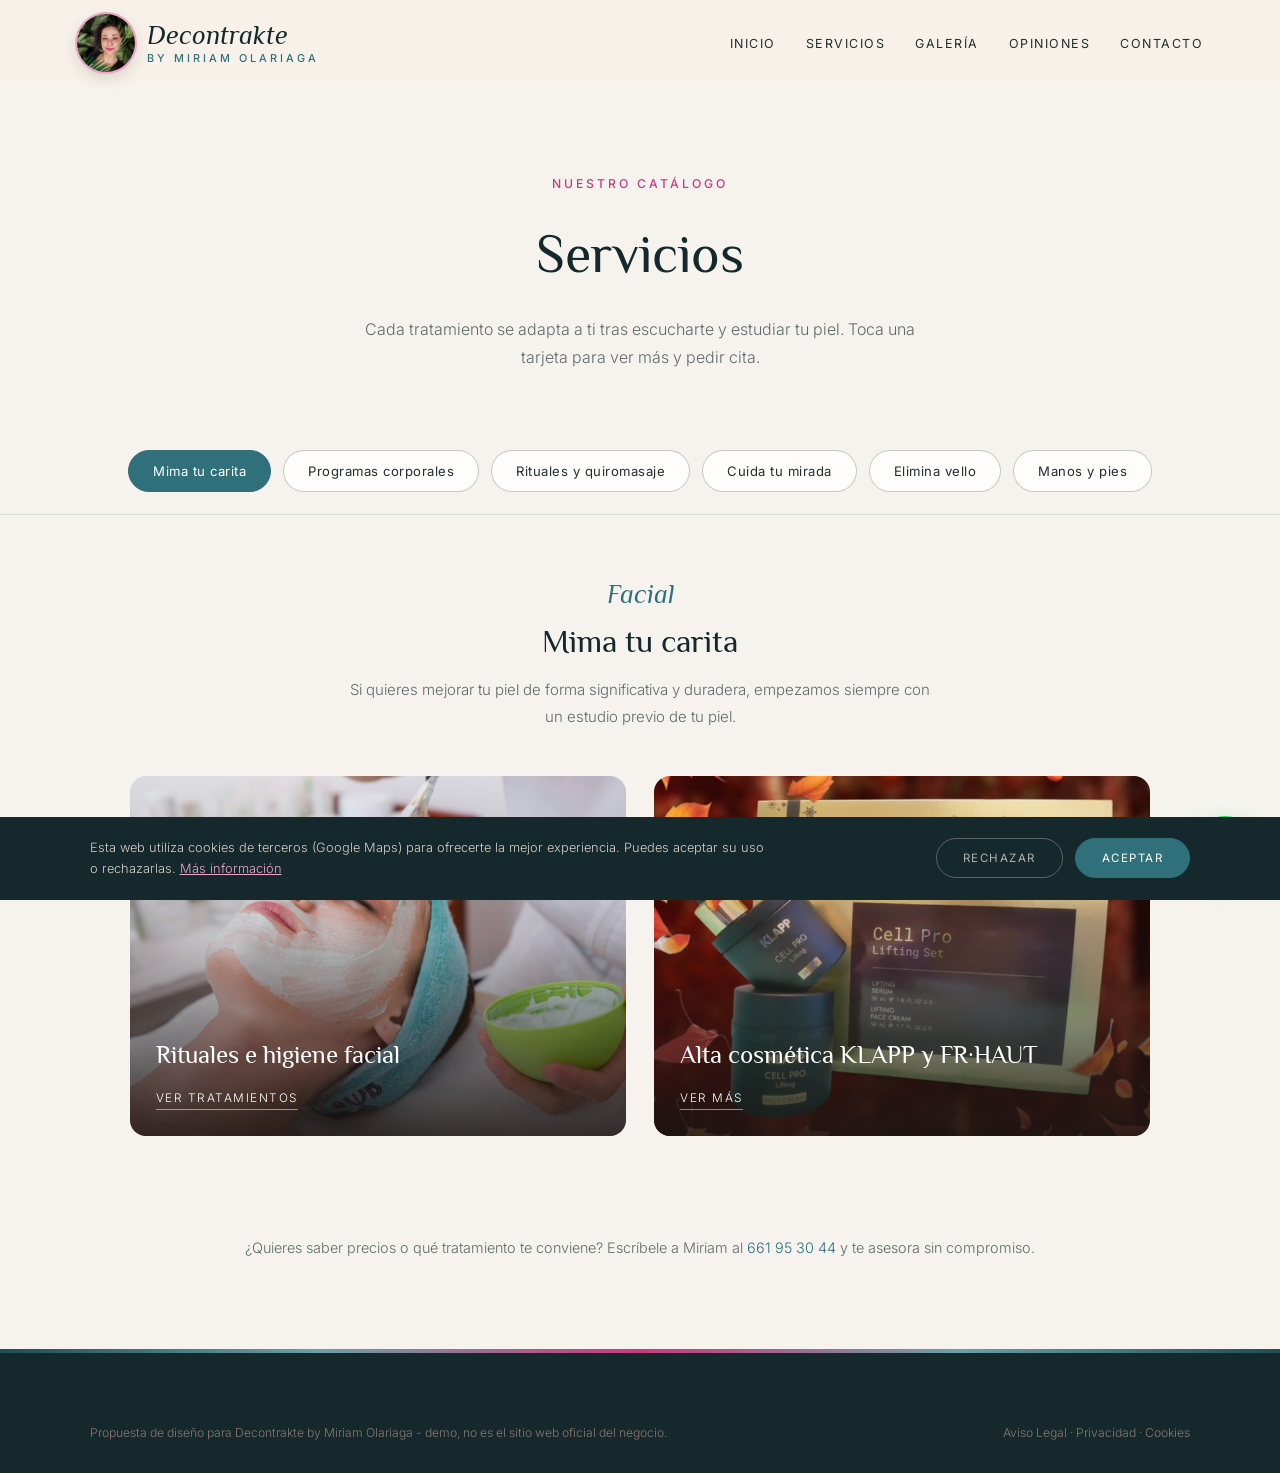
<file: servicios.html>
<!DOCTYPE html>
<html lang="es">
<head>
<meta charset="UTF-8">
<meta name="viewport" content="width=device-width, initial-scale=1.0">
<title>Servicios — Decontrakte by Miriam Olariaga · Fuenlabrada</title>
<meta name="description" content="Servicios de Decontrakte en Fuenlabrada: rituales faciales e higiene facial personalizada, programas y rituales corporales, presoterapia con envoltura de algas, quiromasaje, cuidado de la mirada, eliminación de vello con CPL, manicura y pedicura.">
<link rel="icon" href="miriam.jpg">
<link rel="preconnect" href="https://fonts.googleapis.com">
<link rel="preconnect" href="https://fonts.gstatic.com" crossorigin>
<link href="https://fonts.googleapis.com/css2?family=Philosopher:ital,wght@0,400;0,700;1,700&family=Inter:wght@300;400;500;600&display=swap" rel="stylesheet">
<link rel="stylesheet" href="styles.css">
</head>
<body>

<header id="header" class="scrolled">
  <a href="index.html" class="logo" aria-label="Decontrakte by Miriam Olariaga, inicio">
    <img src="miriam.jpg" alt="" class="logo-badge">
    <span class="logo-text"><span class="script">Decontrakte</span><small>by Miriam Olariaga</small></span>
  </a>
  <nav id="nav" aria-label="Navegación principal">
    <ul>
      <li><a href="index.html#inicio">Inicio</a></li>
      <li><a href="servicios.html">Servicios</a></li>
      <li><a href="index.html#galeria">Galería</a></li>
      <li><a href="index.html#opiniones">Opiniones</a></li>
      <li><a href="index.html#contacto">Contacto</a></li>
    </ul>
  </nav>
  <button class="nav-toggle" id="navToggle" aria-label="Abrir menú">☰</button>
</header>

<div class="page-hero">
  <span class="eyebrow">Nuestro catálogo</span>
  <h1>Servicios</h1>
  <p>Cada tratamiento se adapta a ti tras escucharte y estudiar tu piel. Toca una tarjeta para ver más y pedir cita.</p>
</div>

<div class="tabs">
  <button class="tab-btn active" data-tab="facial">Mima tu carita</button>
  <button class="tab-btn" data-tab="corporal">Programas corporales</button>
  <button class="tab-btn" data-tab="rituales">Rituales y quiromasaje</button>
  <button class="tab-btn" data-tab="mirada">Cuida tu mirada</button>
  <button class="tab-btn" data-tab="vello">Elimina vello</button>
  <button class="tab-btn" data-tab="manos">Manos y pies</button>
</div>

<div class="tab-panel active" id="facial">
  <div class="tab-intro"><span class="script">Facial</span><h2>Mima tu carita</h2><p>Si quieres mejorar tu piel de forma significativa y duradera, empezamos siempre con un estudio previo de tu piel.</p></div>
  <div class="cat-grid">
    <div class="cat-card" onclick="openModal('facial')"><img src="facial.jpg" alt="Higiene facial" loading="lazy"><div class="cat-card-text"><h3>Rituales e higiene facial</h3><span>Ver tratamientos</span></div></div>
    <div class="cat-card" onclick="openModal('cosmetica')"><img src="klapp-cellpro.jpg" alt="KLAPP Cell Pro" loading="lazy"><div class="cat-card-text"><h3>Alta cosmética KLAPP y FR·HAUT</h3><span>Ver más</span></div></div>
  </div>
</div>

<div class="tab-panel" id="corporal">
  <div class="tab-intro"><span class="script">Corporal</span><h2>Programas corporales</h2><p>Programas adaptados a cada persona y problema específico, para ver y sentir resultados en tu silueta.</p></div>
  <div class="cat-grid single"><div class="cat-card" onclick="openModal('corporal')"><img src="cabina-klapp.jpg" alt="Cabina de Decontrakte" loading="lazy"><div class="cat-card-text"><h3>Programas corporales personalizados</h3><span>Ver tratamientos</span></div></div></div>
</div>

<div class="tab-panel" id="rituales">
  <div class="tab-intro"><span class="script">Rituales</span><h2>Rituales corporales y quiromasaje</h2><p>Para las que nos gusta evadirnos del día a día: rituales manuales y quiromasaje.</p></div>
  <div class="cat-grid single"><div class="cat-card" onclick="openModal('rituales')"><img src="quiromasaje.jpg" alt="Quiromasaje" loading="lazy"><div class="cat-card-text"><h3>Quiromasaje y rituales manuales</h3><span>Ver tratamientos</span></div></div></div>
</div>

<div class="tab-panel" id="mirada">
  <div class="tab-intro"><span class="script">Mirada</span><h2>Cuida tu mirada</h2><p>Tus ojos son el espejo del alma. Consigue una mirada intensa con nuestros tratamientos.</p></div>
  <div class="cat-grid single"><div class="cat-card" onclick="openModal('mirada')"><img src="mirada.jpg" alt="Mirada" loading="lazy"><div class="cat-card-text"><h3>Tratamientos de mirada</h3><span>Ver más</span></div></div></div>
</div>

<div class="tab-panel" id="vello">
  <div class="tab-intro"><span class="script">Vello</span><h2>Elimina vello</h2><p>Deja de sentirte peludita: aparatología de última generación CPL.</p></div>
  <div class="cat-grid single"><div class="cat-card" onclick="openModal('vello')"><img src="vello.jpg" alt="Depilación CPL" loading="lazy"><div class="cat-card-text"><h3>Depilación con CPL</h3><span>Ver servicio</span></div></div></div>
</div>

<div class="tab-panel" id="manos">
  <div class="tab-intro"><span class="script">Manos y pies</span><h2>Manicura y pedicura</h2><p>Manos y pies cuidados, con el color que más te guste.</p></div>
  <div class="cat-grid single"><div class="cat-card" onclick="openModal('manos')"><img src="manos.jpg" alt="Manicura" loading="lazy"><div class="cat-card-text"><h3>Manicura y pedicura</h3><span>Ver servicio</span></div></div></div>
</div>

<p class="services-note">¿Quieres saber precios o qué tratamiento te conviene? Escríbele a Miriam al <a href="https://wa.me/34661953044" target="_blank" rel="noopener" style="color:var(--red)">661 95 30 44</a> y te asesora sin compromiso.</p>

<div class="modal-overlay" id="modal-facial"><div class="modal">
  <button class="modal-close" onclick="closeModal('facial')" aria-label="Cerrar">×</button>
  <h3>Rituales faciales</h3><p class="modal-sub">Higiene y cuidado facial personalizado</p>
  <div class="svc-row"><div><div class="svc-name">Higiene facial personalizada</div><span class="svc-desc">Limpieza de cara completa, adaptada a tu tipo de piel, con el tiempo que necesita.</span></div><div class="svc-price">Consultar</div></div>
  <div class="svc-row"><div><div class="svc-name">Tratamientos faciales tras estudio de la piel</div><span class="svc-desc">Para tratar tu piel en profundidad y conseguir resultados duraderos.</span></div><div class="svc-price">Consultar</div></div>
  <a class="modal-cta" href="https://wa.me/34661953044?text=Hola%20Miriam%2C%20quiero%20informaci%C3%B3n%20sobre%20tratamientos%20faciales" target="_blank" rel="noopener">Pedir cita por WhatsApp</a>
</div></div>

<div class="modal-overlay" id="modal-cosmetica"><div class="modal">
  <button class="modal-close" onclick="closeModal('cosmetica')" aria-label="Cerrar">×</button>
  <h3>Alta cosmética</h3><p class="modal-sub">Las marcas con las que trabajamos</p>
  <div class="svc-row"><div><div class="svc-name">KLAPP</div><span class="svc-desc">Cosmética profesional alemana: líneas como Cell Pro, Repagen o CollaGen.</span></div><div class="svc-price">En cabina</div></div>
  <div class="svc-row"><div><div class="svc-name">FR·HAUT</div><span class="svc-desc">Cosmética profesional de alta gama para tus rituales faciales.</span></div><div class="svc-price">En cabina</div></div>
  <a class="modal-cta" href="https://wa.me/34661953044?text=Hola%20Miriam%2C%20quiero%20informaci%C3%B3n%20sobre%20vuestros%20productos" target="_blank" rel="noopener">Preguntar por WhatsApp</a>
</div></div>

<div class="modal-overlay" id="modal-corporal"><div class="modal">
  <button class="modal-close" onclick="closeModal('corporal')" aria-label="Cerrar">×</button>
  <h3>Programas corporales</h3><p class="modal-sub">Resultados en tu silueta</p>
  <div class="svc-row"><div><div class="svc-name">Tratamiento corporal personalizado</div><span class="svc-desc">Programa adaptado a ti y a tu objetivo, para resultados efectivos y duraderos.</span></div><div class="svc-price">Consultar</div></div>
  <div class="svc-row"><div><div class="svc-name">Presoterapia con envoltura de algas</div><span class="svc-desc">Sesiones de presoterapia combinadas con envoltura de algas.</span></div><div class="svc-price">Consultar</div></div>
  <a class="modal-cta" href="https://wa.me/34661953044?text=Hola%20Miriam%2C%20quiero%20informaci%C3%B3n%20sobre%20programas%20corporales" target="_blank" rel="noopener">Pedir cita por WhatsApp</a>
</div></div>

<div class="modal-overlay" id="modal-rituales"><div class="modal">
  <button class="modal-close" onclick="closeModal('rituales')" aria-label="Cerrar">×</button>
  <h3>Rituales corporales y quiromasaje</h3><p class="modal-sub">Suelta tensiones</p>
  <div class="svc-row"><div><div class="svc-name">Quiromasaje</div><span class="svc-desc">Masaje terapéutico manual para contracturas y dolores de espalda y cuello.</span></div><div class="svc-price">Consultar</div></div>
  <div class="svc-row"><div><div class="svc-name">Rituales corporales manuales</div><span class="svc-desc">Un rato de paz para evadirte del día a día y salir como en una nube.</span></div><div class="svc-price">Consultar</div></div>
  <a class="modal-cta" href="https://wa.me/34661953044?text=Hola%20Miriam%2C%20quiero%20cita%20para%20quiromasaje" target="_blank" rel="noopener">Pedir cita por WhatsApp</a>
</div></div>

<div class="modal-overlay" id="modal-mirada"><div class="modal">
  <button class="modal-close" onclick="closeModal('mirada')" aria-label="Cerrar">×</button>
  <h3>Cuida tu mirada</h3><p class="modal-sub">Una mirada intensa</p>
  <div class="svc-row"><div><div class="svc-name">Tratamientos de mirada</div><span class="svc-desc">Pregúntanos y te contamos el tratamiento que mejor encaja contigo.</span></div><div class="svc-price">Consultar</div></div>
  <a class="modal-cta" href="https://wa.me/34661953044?text=Hola%20Miriam%2C%20quiero%20informaci%C3%B3n%20sobre%20tratamientos%20de%20mirada" target="_blank" rel="noopener">Pedir información</a>
</div></div>

<div class="modal-overlay" id="modal-vello"><div class="modal">
  <button class="modal-close" onclick="closeModal('vello')" aria-label="Cerrar">×</button>
  <h3>Elimina vello</h3><p class="modal-sub">Aparatología CPL</p>
  <div class="svc-row"><div><div class="svc-name">Depilación con CPL</div><span class="svc-desc">Elimina el vello de tu cuerpo de forma definitiva y eficaz, incluso vellos rubios, finos, pelirrojos y blancos.</span></div><div class="svc-price">Consultar</div></div>
  <a class="modal-cta" href="https://wa.me/34661953044?text=Hola%20Miriam%2C%20quiero%20informaci%C3%B3n%20sobre%20depilaci%C3%B3n%20CPL" target="_blank" rel="noopener">Pedir cita por WhatsApp</a>
</div></div>

<div class="modal-overlay" id="modal-manos"><div class="modal">
  <button class="modal-close" onclick="closeModal('manos')" aria-label="Cerrar">×</button>
  <h3>Manicura y pedicura</h3><p class="modal-sub">Manos y pies cuidados</p>
  <div class="svc-row"><div><div class="svc-name">Manicura</div><span class="svc-desc">Manos cuidadas con el color que más te guste.</span></div><div class="svc-price">Consultar</div></div>
  <div class="svc-row"><div><div class="svc-name">Pedicura</div><span class="svc-desc">Pies cuidados con todo el detalle.</span></div><div class="svc-price">Consultar</div></div>
  <a class="modal-cta" href="https://wa.me/34661953044?text=Hola%20Miriam%2C%20quiero%20cita%20para%20manicura%20o%20pedicura" target="_blank" rel="noopener">Pedir cita por WhatsApp</a>
</div></div>

<footer>
  <div class="footer-bottom" style="margin-top:0">
    <span>Propuesta de diseño para Decontrakte by Miriam Olariaga - demo, no es el sitio web oficial del negocio.</span>
    <span><a href="aviso-legal.html">Aviso Legal</a> &middot; <a href="politica-privacidad.html">Privacidad</a> &middot; <a href="politica-cookies.html">Cookies</a></span>
  </div>
</footer>

<div id="cookie-banner" class="cookie-banner">
  <p>Esta web utiliza cookies de terceros (Google Maps) para ofrecerte la mejor experiencia. Puedes aceptar su uso o rechazarlas. <a href="politica-cookies.html">Más información</a></p>
  <div class="cookie-actions"><button onclick="setCookieChoice('rejected')" class="ck-reject">Rechazar</button><button onclick="setCookieChoice('accepted')" class="ck-accept">Aceptar</button></div>
</div>

<div class="social-fabs">
  <a class="wa-fab" href="https://wa.me/34661953044?text=Hola%20Miriam%2C%20quiero%20pedir%20cita%20en%20Decontrakte" target="_blank" rel="noopener" aria-label="Escribir por WhatsApp"><svg width="28" height="28" viewBox="0 0 24 24" fill="white"><path d="M17.5 14.4c-.3-.1-1.8-.9-2-1s-.5-.1-.7.1-.8 1-.9 1.2-.3.2-.6.1a8.2 8.2 0 0 1-2.4-1.5 9 9 0 0 1-1.7-2.1c-.2-.3 0-.5.1-.6l.4-.5.3-.5v-.5l-.9-2.2c-.2-.6-.5-.5-.7-.5h-.6a1.1 1.1 0 0 0-.8.4 3.4 3.4 0 0 0-1 2.5 5.9 5.9 0 0 0 1.2 3.1 13.5 13.5 0 0 0 5.2 4.6c2.6 1 2.6.7 3.1.6a2.6 2.6 0 0 0 1.7-1.2 2.1 2.1 0 0 0 .2-1.2c-.1-.1-.3-.2-.6-.3ZM12 21.8a9.8 9.8 0 0 1-5-1.4l-.4-.2-3.7 1 1-3.6-.2-.4A9.8 9.8 0 1 1 12 21.8Zm8.4-18.3A11.8 11.8 0 0 0 1.8 17.7L.2 23.8l6.3-1.6a11.8 11.8 0 0 0 5.6 1.4A11.8 11.8 0 0 0 20.4 3.5Z"/></svg></a>
</div>

<script src="main.js"></script>
</body>
</html>
</file>
<file: styles.css>
:root{
  --cream:#f6f3ef; --paper:#fffdfb; --tint:#e6eff0; --ink:#21302f; --dark:#15282b; --muted:#5d6b6a;
  --red:#2f707a; --red-dark:#1f4e55; --teal:#c93a7f; --gold:#f0a6c8; --line:rgba(33,48,47,.12);
  --brand-gradient:linear-gradient(90deg,#1f4e55,#6ba0a8,#c93a7f,#6ba0a8,#1f4e55);
}
*{margin:0;padding:0;box-sizing:border-box;}
html{scroll-behavior:smooth;}
body{font-family:'Inter',sans-serif;background:var(--cream);color:var(--ink);overflow-x:hidden;font-weight:300;line-height:1.6;}
a{text-decoration:none;color:inherit;}
h1,h2,h3{font-family:'Philosopher',serif;font-weight:500;}
h1 em,h2 em{font-style:italic;color:var(--red);}
img{max-width:100%;display:block;}
.script{font-family:'Philosopher',serif;font-style:italic;}

/* HEADER */
header{position:fixed;top:0;left:0;right:0;z-index:100;display:flex;justify-content:space-between;align-items:center;padding:14px 6%;background:rgba(247,241,233,.92);backdrop-filter:blur(10px);-webkit-backdrop-filter:blur(10px);transition:box-shadow .3s,padding .3s;}
header.scrolled{box-shadow:0 2px 24px rgba(28,22,20,.1);padding:8px 6%;}
.logo{display:flex;align-items:center;gap:12px;color:var(--dark);}
.logo-badge{width:58px;height:58px;border-radius:50%;object-fit:cover;box-shadow:0 0 0 2px var(--gold),0 6px 16px rgba(28,22,20,.15);transition:width .3s,height .3s;}
header.scrolled .logo-badge{width:46px;height:46px;}
.logo-text{display:flex;flex-direction:column;line-height:1;}
.logo-text .script{font-size:1.65rem;color:var(--dark);}
.logo-text small{font-size:.68rem;letter-spacing:3px;text-transform:uppercase;color:var(--red);margin-top:4px;font-weight:500;}
.logo.light .logo-text .script{color:#fff;}
.logo.light .logo-text small{color:var(--gold);}
nav ul{list-style:none;display:flex;gap:30px;}
nav a{font-size:.78rem;letter-spacing:1.5px;text-transform:uppercase;font-weight:400;position:relative;padding:4px 0;}
nav a::after{content:"";position:absolute;left:0;bottom:-2px;height:1px;width:100%;background:var(--red);transform:scaleX(0);transform-origin:right;transition:transform .3s;}
nav a:hover::after{transform:scaleX(1);transform-origin:left;}
.nav-toggle{display:none;font-size:1.6rem;background:none;border:none;color:var(--dark);cursor:pointer;}

/* BOTONES */
.btn-outline{display:inline-block;border:1px solid var(--dark);color:var(--dark);padding:14px 30px;font-size:.78rem;letter-spacing:1.5px;text-transform:uppercase;border-radius:40px;transition:all .25s;}
.btn-outline:hover{background:var(--dark);color:var(--cream);}
.btn-outline.light{border-color:rgba(255,255,255,.5);color:#fff;}
.btn-outline.light:hover{background:#fff;color:var(--dark);}
.btn-solid{display:inline-block;background:var(--red);color:#fff;padding:14px 32px;font-size:.78rem;letter-spacing:1.5px;text-transform:uppercase;border-radius:40px;transition:transform .25s,box-shadow .25s,background .25s;box-shadow:0 10px 26px -10px rgba(181,64,44,.6);}
.btn-solid:hover{transform:translateY(-2px);background:var(--red-dark);}

/* HERO */
.hero{min-height:95vh;display:grid;grid-template-columns:1.05fr .95fr;align-items:stretch;padding:0;}
.hero-text{display:flex;flex-direction:column;justify-content:center;padding:150px 7% 70px;}
.eyebrow{display:inline-block;color:var(--teal);text-transform:uppercase;letter-spacing:3px;font-size:.76rem;font-weight:500;}
.hero-text .eyebrow{margin-bottom:20px;}
.hero-text h1{font-size:clamp(2.4rem,5vw,3.9rem);line-height:1.12;margin-bottom:22px;color:var(--dark);}
.hero-text p{font-size:1.02rem;color:var(--muted);max-width:470px;line-height:1.8;margin-bottom:34px;}
.hero-ctas{display:flex;gap:16px;flex-wrap:wrap;}
.hero-rating{display:inline-flex;align-items:center;gap:12px;margin-top:38px;padding:10px 20px;border:1px solid var(--line);border-radius:40px;background:var(--paper);font-size:.85rem;color:var(--muted);align-self:flex-start;}
.hero-rating strong{color:var(--dark);font-weight:600;}
.stars{color:var(--gold);letter-spacing:2px;}
.hero-img{position:relative;overflow:hidden;}
.hero-img img{width:100%;height:100%;object-fit:cover;position:absolute;inset:0;}
.hero-img::after{content:"";position:absolute;inset:0;background:linear-gradient(90deg,var(--cream) 0%,rgba(247,241,233,0) 18%);}

/* SECCIONES */
section{padding:100px 7%;}
.section-head{text-align:center;max-width:640px;margin:0 auto 54px;}
.section-head h2{font-size:clamp(1.9rem,4vw,2.7rem);margin-top:12px;color:var(--dark);line-height:1.2;}
.section-head p{margin-top:16px;color:var(--muted);line-height:1.8;}

.trust{background:var(--paper);border-top:4px solid transparent;border-image:var(--brand-gradient) 1;}
.trust-grid{display:grid;grid-template-columns:repeat(auto-fit,minmax(230px,1fr));gap:36px;max-width:1150px;margin:0 auto;}
.trust-card{text-align:center;padding:10px;}
.trust-ic{display:inline-grid;place-items:center;width:52px;height:52px;border-radius:50%;border:1px solid rgba(181,64,44,.4);color:var(--red);font-size:1.2rem;margin-bottom:16px;}
.trust-card h3{font-size:1.15rem;color:var(--dark);margin-bottom:10px;}
.trust-card p{font-size:.9rem;color:var(--muted);line-height:1.7;}

/* DOS MUNDOS */
.worlds{background:var(--cream);}
.worlds-grid{display:grid;grid-template-columns:1fr 1fr;gap:28px;max-width:1150px;margin:0 auto;}
.world-card{position:relative;border-radius:18px;overflow:hidden;min-height:480px;display:flex;align-items:flex-end;color:#fff;}
.world-card img{position:absolute;inset:0;width:100%;height:100%;object-fit:cover;transition:transform .6s;}
.world-card:hover img{transform:scale(1.05);}
.world-card::after{content:"";position:absolute;inset:0;background:linear-gradient(to top,rgba(28,22,20,.92) 0%,rgba(28,22,20,.35) 55%,rgba(28,22,20,.05) 100%);}
.world-text{position:relative;z-index:2;padding:34px;}
.world-text .script{font-size:2rem;color:var(--gold);}
.world-text h3{font-size:1.7rem;margin:4px 0 10px;}
.world-text p{font-size:.92rem;color:#eadfd6;line-height:1.7;max-width:440px;}
.world-link{display:inline-block;margin-top:18px;font-size:.74rem;letter-spacing:1.5px;text-transform:uppercase;border-bottom:1px solid rgba(255,255,255,.5);padding-bottom:4px;}

/* PILLS */
.cat-pills{display:flex;flex-wrap:wrap;gap:16px;justify-content:center;max-width:1000px;margin:0 auto;}
.cat-pill{border:1px solid rgba(43,33,29,.22);padding:14px 26px;border-radius:30px;font-size:.84rem;letter-spacing:.5px;transition:all .2s;background:var(--paper);}
.cat-pill:hover{background:var(--red);color:#fff;border-color:var(--red);}

/* GALERIA */
.gallery-wrap{background:var(--tint);}
.gallery{max-width:1200px;margin:0 auto;display:grid;grid-template-columns:repeat(4,1fr);grid-auto-rows:220px;gap:14px;}
.gallery figure{overflow:hidden;border-radius:12px;margin:0;}
.gallery img{width:100%;height:100%;object-fit:cover;transition:transform .5s;}
.gallery figure:hover img{transform:scale(1.05);}
.gallery .big{grid-column:span 2;grid-row:span 2;}

/* RESEÑAS */
.reviews-wrap{background:var(--dark);color:#fff;position:relative;}
.reviews-wrap .section-head h2{color:#fff;}
.reviews-wrap .section-head h2 em{color:var(--gold);}
.reviews-wrap .section-head p{color:#c9b9b2;}
.reviews-wrap .eyebrow{color:var(--gold);}
.review-grid{display:grid;grid-template-columns:repeat(auto-fit,minmax(300px,1fr));gap:24px;max-width:1150px;margin:0 auto;}
.review-card{background:rgba(255,255,255,.05);border:1px solid rgba(255,255,255,.1);padding:30px 26px;border-radius:14px;display:flex;flex-direction:column;}
.review-card .stars{margin-bottom:14px;}
.review-card p{font-family:'Philosopher',serif;font-size:.98rem;color:#eadfd6;line-height:1.7;font-style:italic;margin-bottom:16px;flex:1;}
.review-card cite{font-size:.78rem;color:#b3a099;font-style:normal;text-transform:uppercase;letter-spacing:1px;}

/* CTA */
.cta-section{text-align:center;background:var(--paper);}
.cta-section h2{font-size:clamp(2rem,4vw,2.9rem);color:var(--dark);margin:14px 0 14px;}
.cta-section p{color:var(--muted);margin-bottom:30px;}
.cta-row{display:flex;gap:16px;justify-content:center;flex-wrap:wrap;}

/* CONTACTO */
.contact-section{background:var(--cream);}
.contact-grid{display:grid;grid-template-columns:1fr 1.2fr;gap:46px;max-width:1150px;margin:0 auto;align-items:stretch;}
.contact-info{display:flex;flex-direction:column;gap:26px;background:var(--paper);border:1px solid var(--line);border-radius:16px;padding:36px;}
.contact-block h3{font-family:'Inter',sans-serif;font-size:.76rem;text-transform:uppercase;letter-spacing:2px;color:var(--red);font-weight:500;margin-bottom:8px;}
.contact-block p{font-size:.98rem;color:var(--ink);line-height:1.7;}
.contact-block a:hover{color:var(--red);}
.hours-list{list-style:none;}
.hours-list li{display:flex;justify-content:space-between;gap:20px;padding:8px 0;border-bottom:1px solid var(--line);font-size:.94rem;}
.hours-list li:last-child{border-bottom:none;}
.contact-map{border-radius:16px;overflow:hidden;min-height:380px;box-shadow:0 10px 30px rgba(28,22,20,.12);}
.contact-map iframe{display:block;min-height:380px;}

/* FOOTER */
footer{background:var(--dark);color:#d9c9c5;padding:70px 7% 30px;border-top:4px solid transparent;border-image:var(--brand-gradient) 1;}
.footer-grid{display:grid;grid-template-columns:1.3fr 1fr 1fr;gap:46px;max-width:1200px;margin:0 auto;padding-bottom:40px;border-bottom:1px solid rgba(255,255,255,.1);}
.footer-brand p{font-size:.88rem;color:#b3a09a;margin-top:16px;}
footer h4{font-size:.76rem;text-transform:uppercase;letter-spacing:2px;color:var(--gold);margin-bottom:18px;font-weight:500;}
footer ul{list-style:none;}
footer li{margin-bottom:9px;font-size:.88rem;color:#d9c9c5;}
footer a:hover{color:var(--gold);}
.footer-bottom{max-width:1200px;margin:26px auto 0;display:flex;justify-content:space-between;flex-wrap:wrap;gap:10px;font-size:.76rem;color:#8a7873;}
.footer-bottom a{color:#8a7873;}

/* FABS */
.social-fabs{position:fixed;bottom:26px;right:26px;z-index:200;display:flex;flex-direction:column;gap:14px;align-items:center;}
.social-fabs a{width:52px;height:52px;border-radius:50%;display:flex;align-items:center;justify-content:center;box-shadow:0 10px 24px rgba(0,0,0,.2);transition:transform .2s;}
.social-fabs a:hover{transform:scale(1.08);}
.wa-fab{width:58px !important;height:58px !important;background:#25D366;box-shadow:0 10px 26px rgba(37,211,102,.45) !important;}
.ig-fab{background:radial-gradient(circle at 30% 110%,#fdf497 0%,#fdf497 5%,#fd5949 45%,#d6249f 60%,#285AEB 90%);}
.fb-fab{background:#1877F2;}

/* COOKIES */
.cookie-banner{display:none;position:fixed;bottom:0;left:0;right:0;z-index:300;background:var(--dark);padding:20px 7%;flex-wrap:wrap;align-items:center;justify-content:space-between;gap:16px;}
.cookie-banner p{font-size:.8rem;color:rgba(245,237,232,.85);line-height:1.7;max-width:680px;}
.cookie-banner p a{color:var(--gold);text-decoration:underline;}
.cookie-actions{display:flex;gap:12px;flex-shrink:0;}
.cookie-actions button{font-family:'Inter',sans-serif;font-size:.72rem;letter-spacing:1.5px;text-transform:uppercase;padding:12px 26px;cursor:pointer;border-radius:30px;}
.ck-reject{background:transparent;color:rgba(245,237,232,.7);border:1px solid rgba(245,237,232,.3);}
.ck-accept{background:var(--red);color:#fff;border:1px solid var(--red);}

/* PÁGINAS INTERIORES */
.page-hero{padding:170px 7% 60px;text-align:center;background:var(--cream);}
.page-hero h1{font-size:clamp(2.3rem,5vw,3.4rem);margin-top:14px;color:var(--dark);}
.page-hero p{color:var(--muted);max-width:580px;margin:18px auto 0;line-height:1.8;}
.tabs{position:sticky;top:74px;z-index:50;background:var(--cream);padding:18px 7% 22px;display:flex;gap:12px;justify-content:center;flex-wrap:wrap;border-bottom:1px solid var(--line);}
.tab-btn{border:1px solid rgba(43,33,29,.25);background:var(--paper);padding:12px 24px;border-radius:30px;font-family:'Inter',sans-serif;font-size:.82rem;letter-spacing:.5px;color:var(--ink);cursor:pointer;transition:all .2s;}
.tab-btn.active,.tab-btn:hover{background:var(--red);color:#fff;border-color:var(--red);}
.tab-panel{display:none;padding:60px 7% 100px;max-width:1200px;margin:0 auto;}
.tab-panel.active{display:block;animation:fadeIn .5s;}
@keyframes fadeIn{from{opacity:0;transform:translateY(12px)}to{opacity:1;transform:none}}
.tab-intro{text-align:center;max-width:600px;margin:0 auto 46px;}
.tab-intro .script{font-size:1.6rem;color:var(--red);}
.tab-intro h2{font-size:2rem;color:var(--dark);}
.tab-intro p{color:var(--muted);margin-top:10px;line-height:1.75;font-size:.94rem;}

.cat-grid{display:grid;grid-template-columns:repeat(auto-fit,minmax(280px,1fr));gap:28px;}
.cat-grid.single{grid-template-columns:1fr;max-width:640px;margin:0 auto;}
.cat-grid.single .cat-card{height:440px;}
.cat-card{position:relative;border-radius:16px;overflow:hidden;height:360px;cursor:pointer;background:var(--tint);}
.cat-card img{width:100%;height:100%;object-fit:cover;transition:transform .5s;}
.cat-card:hover img{transform:scale(1.06);}
.cat-card::after{content:'';position:absolute;inset:0;background:linear-gradient(to top,rgba(28,22,20,.88) 0%,rgba(28,22,20,.15) 55%,transparent 100%);}
.cat-card-text{position:absolute;bottom:0;left:0;right:0;padding:26px;z-index:2;}
.cat-card-text h3{color:#fff;font-size:1.55rem;margin-bottom:10px;}
.cat-card-text span{color:#fff;font-size:.74rem;text-transform:uppercase;letter-spacing:1.5px;border-bottom:1px solid rgba(255,255,255,.5);padding-bottom:4px;}

.modal-overlay{display:none;position:fixed;inset:0;background:rgba(28,22,20,.78);z-index:300;align-items:center;justify-content:center;padding:20px;}
.modal-overlay.open{display:flex;}
.modal{background:var(--paper);max-width:560px;width:100%;max-height:85vh;overflow-y:auto;border-radius:16px;padding:40px;position:relative;}
.modal-close{position:absolute;top:16px;right:20px;background:none;border:none;font-size:1.7rem;color:var(--ink);cursor:pointer;}
.modal h3{font-size:1.8rem;color:var(--dark);margin-bottom:6px;}
.modal .modal-sub{color:var(--muted);font-size:.86rem;margin-bottom:22px;}
.svc-row{display:flex;justify-content:space-between;align-items:center;padding:16px 0;border-bottom:1px solid var(--line);gap:16px;}
.svc-row:last-of-type{border-bottom:none;}
.svc-name{font-size:.98rem;color:var(--ink);font-weight:400;}
.svc-desc{font-size:.8rem;color:var(--muted);display:block;margin-top:3px;line-height:1.5;}
.svc-price{font-size:.72rem;color:var(--red);text-transform:uppercase;letter-spacing:1px;white-space:nowrap;font-weight:500;}
.modal-cta{display:block;text-align:center;background:var(--red);color:#fff;padding:14px;border-radius:30px;margin-top:26px;font-size:.8rem;text-transform:uppercase;letter-spacing:1.5px;}
.modal-cta.alt{background:#25D366;margin-top:10px;}
.services-note{text-align:center;color:var(--muted);font-size:.9rem;padding:0 7% 90px;}

.portfolio-grid{display:grid;grid-template-columns:repeat(auto-fill,minmax(260px,1fr));gap:18px;}
.portfolio-grid figure{border-radius:14px;overflow:hidden;aspect-ratio:4/5;cursor:zoom-in;background:var(--tint);}
.portfolio-grid img{width:100%;height:100%;object-fit:cover;transition:transform .5s;}
.portfolio-grid figure:hover img{transform:scale(1.05);}
.lightbox{display:none;position:fixed;inset:0;z-index:400;background:rgba(15,12,10,.94);align-items:center;justify-content:center;padding:30px;cursor:zoom-out;}
.lightbox.open{display:flex;}
.lightbox img{max-width:100%;max-height:90vh;border-radius:10px;}

.legal{max-width:860px;margin:0 auto;padding:160px 7% 90px;}
.legal h1{font-size:2.4rem;color:var(--dark);margin-bottom:26px;}
.legal h2{font-size:1.35rem;color:var(--dark);margin:30px 0 10px;}
.legal p,.legal li{color:var(--muted);line-height:1.8;margin-bottom:10px;font-size:.96rem;}
.legal ul{padding-left:22px;}
.legal a{color:var(--red);text-decoration:underline;}

@media(max-width:900px){
  .hero{grid-template-columns:1fr;}
  .hero-img{height:340px;order:-1;margin-top:82px;}
  .hero-img::after{background:linear-gradient(0deg,var(--cream) 0%,rgba(247,241,233,0) 25%);}
  .hero-text{padding:30px 6% 60px;}
  .worlds-grid{grid-template-columns:1fr;}
  .world-card{min-height:420px;}
  .gallery{grid-template-columns:repeat(2,1fr);grid-auto-rows:170px;}
  .gallery .big{grid-column:span 2;grid-row:span 2;}
  .footer-grid{grid-template-columns:1fr;gap:30px;}
  .contact-grid{grid-template-columns:1fr;}
  .contact-map,.contact-map iframe{min-height:300px;}
  nav{position:fixed;top:0;right:0;height:100vh;width:78%;max-width:300px;background:var(--cream);padding:110px 40px;transform:translateX(100%);transition:transform .4s;box-shadow:-10px 0 40px rgba(0,0,0,.12);}
  nav.open{transform:translateX(0);}
  nav ul{flex-direction:column;gap:26px;}
  .nav-toggle{display:block;position:relative;z-index:110;}
  section{padding:70px 6%;}
  .tabs{top:66px;overflow-x:auto;justify-content:flex-start;flex-wrap:nowrap;}
  .tab-btn{flex-shrink:0;}
  .page-hero{padding:140px 6% 40px;}
  .modal{padding:34px 24px;}
}
@media(max-width:520px){
  .logo-text .script{font-size:1.35rem;}
  .logo-badge{width:48px;height:48px;}
  .social-fabs{right:16px;bottom:16px;}
  .social-fabs a{width:46px;height:46px;}
}
</file>
